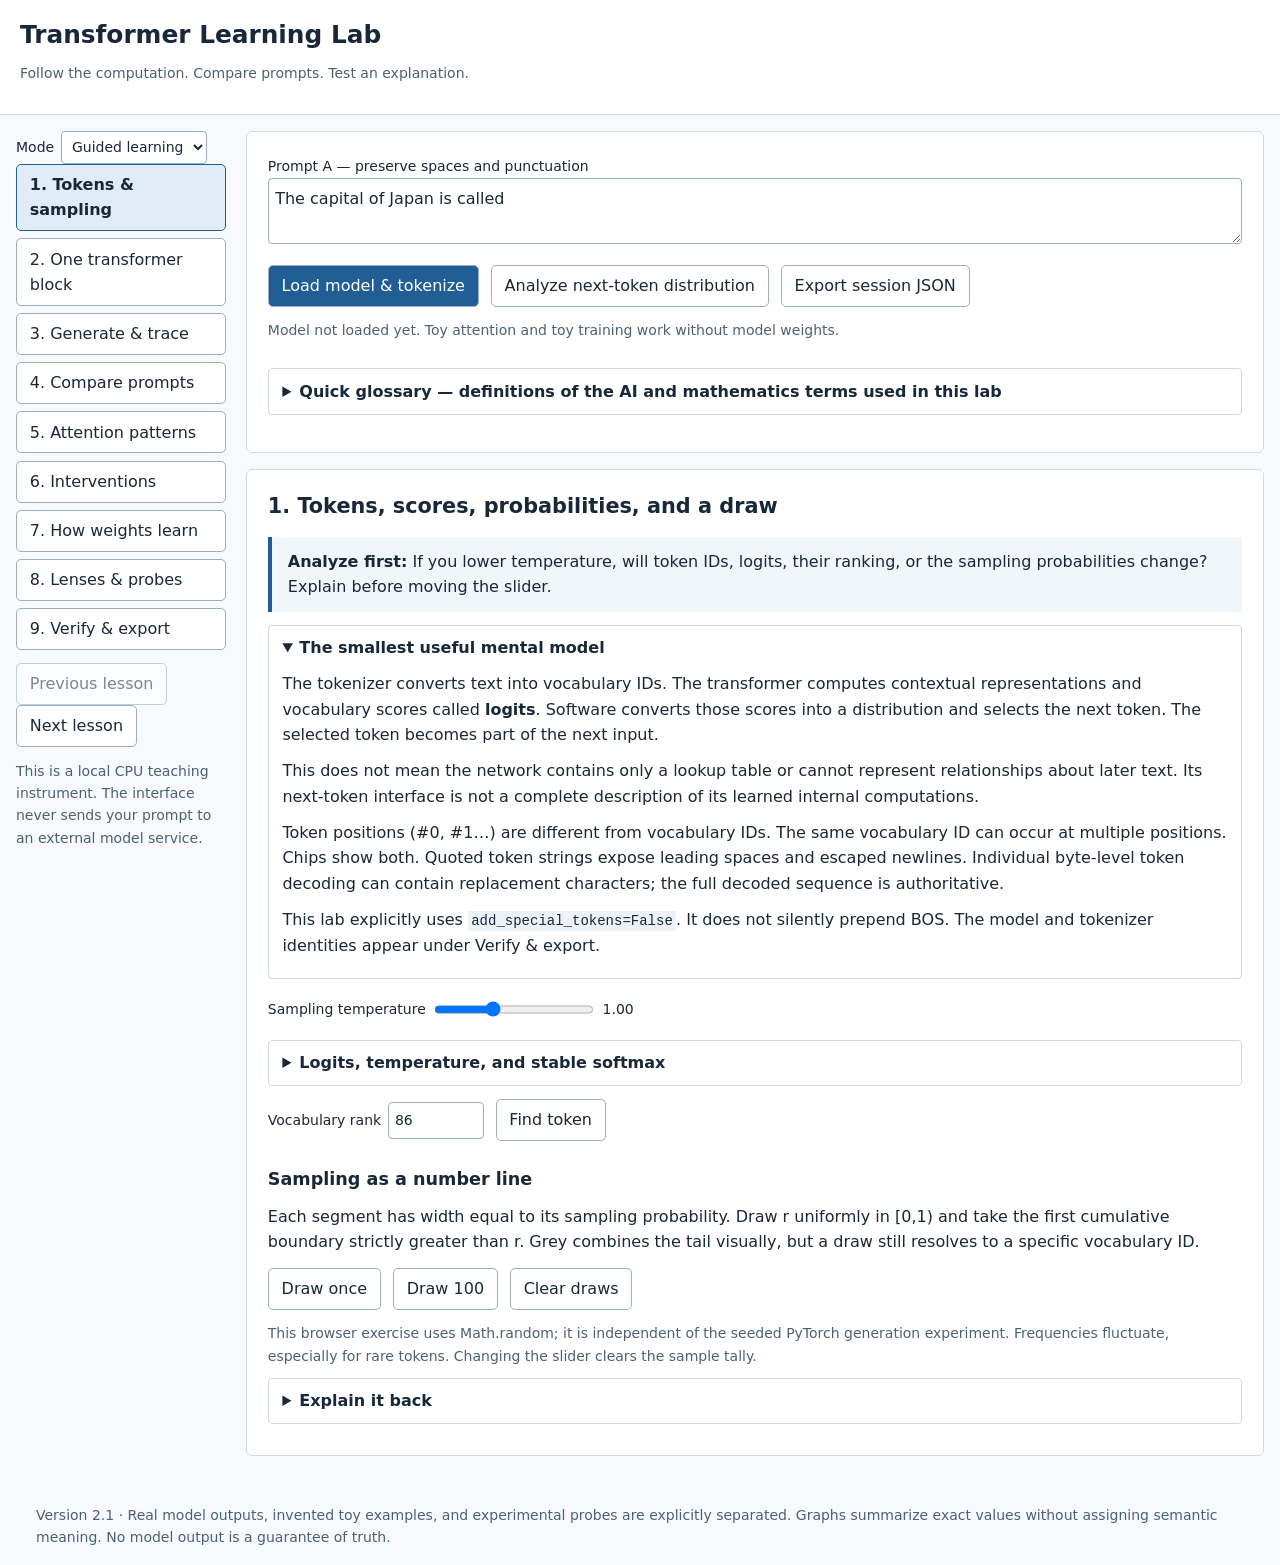
<file: static/index.html>
<!DOCTYPE html>
<html lang="en"><head><meta charset="UTF-8"><meta name="viewport" content="width=device-width,initial-scale=1">
<title>Transformer Learning Lab — SmolLM2</title><link rel="stylesheet" href="style.css">
<script defer src="math.js"></script><script defer src="app.js"></script></head>
<body class="guided">
<header><h1>Transformer Learning Lab</h1><p class="subtitle">Follow the computation. Compare prompts. Test an explanation.</p></header>
<div class="shell"><aside><label>Mode <select id="mode"><option value="guided">Guided learning</option><option value="explorer">Explorer</option></select></label>
<nav aria-label="Learning sections" id="navigation">
<button data-tab="sampling" aria-current="page">1. Tokens &amp; sampling</button><button data-tab="block">2. One transformer block</button>
<button data-tab="generation">3. Generate &amp; trace</button><button data-tab="comparison">4. Compare prompts</button>
<button data-tab="attention">5. Attention patterns</button><button data-tab="interventions">6. Interventions</button>
<button data-tab="training">7. How weights learn</button><button data-tab="lenses">8. Lenses &amp; probes</button>
<button data-tab="verification">9. Verify &amp; export</button></nav>
<div class="controls guided-only"><button id="previous">Previous lesson</button><button id="next">Next lesson</button></div>
<p class="hint">This is a local CPU teaching instrument. The interface never sends your prompt to an external model service.</p></aside>
<main class="workspace"><section class="prompt-card" aria-label="Prompt and model">
<label for="prompt">Prompt A — preserve spaces and punctuation</label><textarea id="prompt" rows="2">The capital of Japan is called</textarea>
<div class="controls"><button id="load-model" class="primary" data-model>Load model &amp; tokenize</button><button id="predict" data-model>Analyze next-token distribution</button><button id="export-session">Export session JSON</button></div>
<p id="model-status" class="hint" role="status">Model not loaded yet. Toy attention and toy training work without model weights.</p>
<div id="tokens" class="tokens"></div><div id="stale" class="caution" hidden>Prompt edited. Earlier results are retained below with their original prompt and run ID; they are not results for the current text.</div>
<details class="glossary"><summary>Quick glossary — definitions of the AI and mathematics terms used in this lab</summary>
<p class="hint">Terms are defined here once so later sections can stay readable. Open this glossary whenever an unfamiliar term appears.</p><dl class="glossary-grid">
<div><dt>Artificial intelligence (AI)</dt><dd>A broad label for computer systems designed to perform tasks associated with intelligent behavior; it does not imply consciousness.</dd></div>
<div><dt>Large language model (LLM)</dt><dd>A neural network trained on many token sequences to model which tokens are likely in context. “Large” is relative; this teaching model has about 135 million parameters.</dd></div>
<div><dt>Model</dt><dd>The parameterized mathematical function used for prediction. A <em>checkpoint</em> is a saved set of its configuration and learned parameter values.</dd></div>
<div><dt>Transformer</dt><dd>A neural-network architecture built from repeated attention and feed-forward computations, with residual connections and normalization.</dd></div>
<div><dt>Token</dt><dd>A vocabulary unit processed by the model. It may be a word, part of a word, punctuation, whitespace, or bytes—not necessarily a whole word.</dd></div>
<div><dt>Tokenizer / vocabulary / token ID</dt><dd>The tokenizer converts text to vocabulary entries; the vocabulary is the fixed set of entries; a token ID is an entry’s integer index.</dd></div>
<div><dt>Embedding / unembedding</dt><dd>An embedding maps a token ID to a vector. The unembedding maps the final representation to one logit per vocabulary entry; this model ties those weights.</dd></div>
<div><dt>Parameter or weight</dt><dd>A learned numeric value stored in the model. Parameters remain fixed during this lab’s inference experiments unless a toy lesson explicitly demonstrates training.</dd></div>
<div><dt>Activation</dt><dd>A temporary numeric value computed from a particular input. Activations change with the prompt even though the model’s weights do not.</dd></div>
<div><dt>Residual stream</dt><dd>The evolving vector at each token position to which attention and MLP outputs are added through residual connections.</dd></div>
<div><dt>Layer or block</dt><dd>One repeated transformer stage. In this lab, “block” avoids confusing a complete stage with its smaller sublayers.</dd></div>
<div><dt>Vector / matrix</dt><dd>A vector is an ordered list of numbers. A matrix is a rectangular array of numbers; multiplying vectors and matrices mixes and transforms coordinates.</dd></div>
<div><dt>Dimension / coordinate / shape</dt><dd>A coordinate is one numbered component of a vector; dimension is the number of components. Shape lists an array’s axis sizes, such as [6, 64].</dd></div>
<div><dt>L2 norm</dt><dd>The Euclidean magnitude √Σx². It summarizes overall size but does not by itself reveal meaning, usefulness, or importance.</dd></div>
<div><dt>Dot product / cosine similarity</dt><dd>A dot product sums coordinatewise products. Cosine similarity divides a dot product by both vector norms to compare direction rather than magnitude.</dd></div>
<div><dt>Logit</dt><dd>An unnormalized vocabulary score. Logit differences determine probability ratios after softmax; a logit is not itself a probability.</dd></div>
<div><dt>Softmax / probability distribution</dt><dd>Softmax converts logits into nonnegative values that sum to one. The resulting distribution assigns a next-token probability to every vocabulary entry.</dd></div>
<div><dt>Temperature</dt><dd>A sampling control applied to logits before softmax. Lower positive values concentrate probability on high-logit tokens; higher values flatten it. T=0 means greedy selection here.</dd></div>
<div><dt>Sampling</dt><dd>Selecting a token using the probability distribution. A lower-ranked token can be selected; sampling is not the same as always taking the largest probability.</dd></div>
<div><dt>Entropy</dt><dd>A measure of distributional uncertainty or spread, reported here in nats. It is not a measure of factual truth.</dd></div>
<div><dt>Forward pass / inference</dt><dd>A forward pass computes outputs from inputs using fixed weights. Inference uses such passes to predict or generate without updating the weights.</dd></div>
<div><dt>Attention</dt><dd>A weighted mixing operation: each query position scores allowed key positions and uses normalized weights to combine their value vectors.</dd></div>
<div><dt>Query, key, and value (Q/K/V)</dt><dd>Projected vectors used by attention. Query–key scores set mixing weights; those weights combine value vectors.</dd></div>
<div><dt>Attention head</dt><dd>One parallel Q/K/V attention calculation. Multiple heads produce outputs that are concatenated and projected back into the residual stream.</dd></div>
<div><dt>Causal mask</dt><dd>A restriction that prevents a position from attending to future token positions during next-token prediction.</dd></div>
<div><dt>RoPE</dt><dd>Rotary positional embedding: position-dependent rotations applied to query and key coordinate pairs so attention can use relative-position information.</dd></div>
<div><dt>Grouped-query attention (GQA)</dt><dd>An arrangement in which several query heads share fewer key/value heads, reducing key/value-cache storage.</dd></div>
<div><dt>RMSNorm</dt><dd>Root-mean-square normalization: it rescales a vector using its root mean square and learned per-coordinate weights.</dd></div>
<div><dt>MLP / SiLU</dt><dd>The multilayer perceptron is each block’s position-wise feed-forward network. SiLU is its nonlinear activation function in this model.</dd></div>
<div><dt>Random seed / pseudorandom generator</dt><dd>A seed initializes a deterministic number-producing algorithm. It lets the same sampling experiment usually be replayed in the same environment; it does not alter learned knowledge.</dd></div>
<div><dt>KV cache</dt><dd>Stored key and value activations from earlier positions, reused so generation need not recompute the whole prefix at every step.</dd></div>
<div><dt>EOS</dt><dd>End-of-sequence: a special token that may signal generation should stop.</dd></div>
<div><dt>Training / loss / gradient / optimizer</dt><dd>Training updates weights. Loss measures prediction error; a gradient gives local loss sensitivity; an optimizer uses gradients to choose updates.</dd></div>
<div><dt>Perplexity</dt><dd>exp(mean next-token loss). Lower values mean the evaluated sequence was less surprising to the model; perplexity is not truth or quality.</dd></div>
<div><dt>Intervention / no-op control</dt><dd>An intervention deliberately changes a computation to measure consequences. A no-op control follows the same machinery while making no effective change.</dd></div>
<div><dt>TV, JS, and KL divergence</dt><dd>Numerical measures of distributional difference. TV is total variation distance; JS is symmetric and bounded; KL is directional and can be unbounded.</dd></div>
<div><dt>Logit lens / probe</dt><dd>A logit lens reads intermediate states through an output mapping. A probe is a fitted measurement model; neither is a transcript of the model’s reasoning.</dd></div>
<div><dt>Jacobian / JVP / finite difference</dt><dd>A Jacobian collects local derivatives. A Jacobian-vector product (JVP) measures change along one direction; a finite difference checks it using small perturbations.</dd></div>
</dl></details>
<div id="error" class="error" role="alert"></div></section>
<div class="panels">
<section class="panel" id="sampling"><h2>1. Tokens, scores, probabilities, and a draw</h2>
<div class="lesson guided-only"><strong>Analyze first:</strong> If you lower temperature, will token IDs, logits, their ranking, or the sampling probabilities change? Explain before moving the slider.</div>
<details open><summary>The smallest useful mental model</summary><p>The tokenizer converts text into vocabulary IDs. The transformer computes contextual representations and vocabulary scores called <strong>logits</strong>. Software converts those scores into a distribution and selects the next token. The selected token becomes part of the next input.</p>
<p>This does not mean the network contains only a lookup table or cannot represent relationships about later text. Its next-token interface is not a complete description of its learned internal computations.</p>
<p>Token positions (#0, #1…) are different from vocabulary IDs. The same vocabulary ID can occur at multiple positions. Chips show both. Quoted token strings expose leading spaces and escaped newlines. Individual byte-level token decoding can contain replacement characters; the full decoded sequence is authoritative.</p>
<p>This lab explicitly uses <code>add_special_tokens=False</code>. It does not silently prepend BOS. The model and tokenizer identities appear under Verify &amp; export.</p></details>
<div class="controls"><label>Sampling temperature <input id="temperature" type="range" min="0" max="3" value="1" step="0.05"><output id="temperature-value">1.00</output></label></div>
<details><summary>Logits, temperature, and stable softmax</summary><pre>For T &gt; 0: pᵢ = exp((zᵢ − max(z))/T) / Σⱼ exp((zⱼ − max(z))/T)
For T = 0: choose the first maximum logit (greedy tie-break by ID)</pre><p>Subtracting the maximum prevents overflow without changing the distribution. Positive temperature preserves the ordering of the logits. It changes sampling, not the forward-pass computation. T=0 is a separate operation, not division by zero.</p><p>The model probability column always uses T=1. The sampling column uses the current slider. Probabilities use the <em>entire vocabulary</em>, not a renormalized top-ten list. A high token probability is not a probability that a statement is true. A displayed zero can be a rounding or numerical-underflow effect.</p></details>
<div id="distribution" class="result"></div><div class="controls"><label>Vocabulary rank <input id="rank" type="number" min="1" value="86"></label><button id="find-rank" data-model>Find token</button></div><div id="rank-result"></div>
<h3>Sampling as a number line</h3><p>Each segment has width equal to its sampling probability. Draw r uniformly in [0,1) and take the first cumulative boundary strictly greater than r. Grey combines the tail visually, but a draw still resolves to a specific vocabulary ID.</p>
<div id="number-line"></div><div class="controls"><button id="dart">Draw once</button><button id="dart100">Draw 100</button><button id="clear-darts">Clear draws</button></div><div id="dart-result"></div>
<p class="hint">This browser exercise uses Math.random; it is independent of the seeded PyTorch generation experiment. Frequencies fluctuate, especially for rare tokens. Changing the slider clears the sample tally.</p>
<details><summary>Explain it back</summary><p>Explain why a token ranked second can be selected, why lowering T does not rerun attention, and why a partial token such as “Os” does not commit the model to finishing “Osaka.”</p></details>
</section>
<section class="panel" id="block" hidden><h2>2. Follow one position through one block</h2>
<div class="lesson guided-only">First run the invented two-dimensional example. Then inspect the real block. Each displayed vector has its full values available; its norm is a magnitude, not a measure of knowledge.</div>
<div class="controls"><button id="toy-attention">Run hand-checkable toy attention</button></div><div id="toy-attention-result"></div>
<details open><summary>The operations, in order</summary><ol><li>Normalize the incoming residual vector using RMSNorm.</li><li>Project the full normalized vector into queries, keys, and values. A head is a slice of the <em>projected</em> output; it is not limited to a disjoint slice of the original input.</li><li>Apply RoPE position-dependent rotations to queries and keys.</li><li>Dot queries with keys, divide by the square root of head dimension, apply the causal mask, and softmax.</li><li>Use those weights to sum value vectors. Project the head outputs back to the residual width and add the attention write.</li><li>Normalize again, run the gated MLP, and add its write.</li></ol>
<pre>h_after_attention = h_in + attention_write
h_out = h_after_attention + MLP(RMSNorm(h_after_attention))</pre><p>An addition can cancel existing components. The original embedding remains a term in an algebraic expansion, not a guarantee of separately recoverable meaning. RMSNorm includes learned per-coordinate scaling; it is not merely a cosmetic display rescaling.</p></details>
<div class="controls"><label>Block <input id="inspect-layer" type="number" min="1" value="1"></label><label>Query head <input id="inspect-head" type="number" min="1" value="1"></label><label>Query position (blank = last) <input id="inspect-position" type="number" min="0"></label><label>Output token ID (blank = top) <input id="inspect-target" type="number" min="0"></label><button id="inspect" class="primary" data-model>Inspect actual computation</button></div>
<p class="hint">Maximum 64 tokens; longer prompts are rejected, never silently shortened. Block/head labels are 1-based; positions and vector coordinates are 0-based.</p>
<div id="inspection" class="result"></div>
<details><summary>Why the MLP matters</summary><p>The MLP transforms each position using its current contextual representation. This model projects 576 values into two 1,536-value branches. One branch passes through SiLU; the branches multiply elementwise; a down-projection returns 576 values.</p><pre>g = W_gate x; u = W_up x
m = W_down (SiLU(g) ⊙ u)</pre><p>For SmolLM2-135M, these MLP matrices contain 79,626,240 parameters, about 59.2% of the total. That is a parameter-count calculation, not a measure of where “intelligence” resides. SiLU is not a probability gate constrained to [0,1].</p></details>
<details><summary>Unembedding: magnitude and angle both matter</summary><p>The final raw state goes through final RMSNorm once, then the output matrix produces vocabulary logits. With tied weights, this matrix shares parameters with the embedding table.</p><pre>logit(token) = h_normalized · w_token
= ||h_normalized|| × ||w_token|| × cos(angle)</pre><p>Dot products are not cosine similarity alone. Weight sharing does not guarantee that an embedding reads out its own token with probability near 100%. Greedy selection chooses the largest logit; sampling need not.</p></details>
<details><summary>Explain it back</summary><p>What changes when a query position gives an earlier position more attention? Distinguish the scalar weight, the earlier position’s contextual value vector, the projected write, and the final output probability.</p></details>
</section>
<section class="panel" id="generation" hidden><h2>3. Generate and inspect every step</h2>
<div class="lesson guided-only">Before running twice, predict when the two runs must have the same distribution and when their distributions may differ.</div>
<div class="controls"><label>Tokens <input id="n-tokens" type="number" min="1" max="64" value="12"></label><label>Runs <input id="runs" type="number" min="1" max="5" value="2"></label><label>Base seed <input id="seed" type="number" min="0" value="42"></label><label><input id="use-cache" type="checkbox"> Use KV cache</label><label><input id="stop-eos" type="checkbox" checked> Stop at EOS</label><button id="generate" class="primary" data-model>Generate at current temperature</button></div>
<p id="generation-temp" class="hint">Generation uses the sampling temperature in section 1. Existing results retain the temperature actually used.</p>
<details open><summary>What the random seed controls—and what it does not</summary>
<p>A <strong>random seed</strong> is the starting integer for a <strong>pseudorandom number generator</strong>: an algorithm that produces a repeatable sequence of number-like draws. During sampling, each draw selects from the current next-token probability distribution. The seed controls that sequence of draws; it does <strong>not</strong> change the prompt, model weights, logits for an identical prefix, or what the model learned.</p>
<p>With base seed 42, this lab uses effective seed 42 for run 1, 43 for run 2, and so on. Repeating the same prompt, temperature, settings, and base seed in the same software environment should replay the same token IDs. If you leave the seed blank, the server creates a fresh base seed and records it in the result so the experiment can be repeated.</p>
<p>Different seeds are not “more” or “less” random, and nearby seed numbers do not produce meaningfully similar text. Two seeds can still select the same token—especially when one token has most of the probability. Their outputs remain identical until a sampled token differs. After that divergence, the prefixes differ, so later logits as well as later draws may differ.</p>
<p>At T=0, the lab chooses the largest logit directly, so it makes no random draw and the seed has no effect. At T&gt;0, a seed improves repeatability but does not guarantee identical results across different PyTorch versions, model revisions, devices, or numerical implementations.</p>
</details>
<details open><summary>Weights, activations, cache, and context are different</summary><p><strong>Weights</strong> are learned parameters. <strong>Activations</strong> are computed for the input. A <strong>KV cache</strong> retains prior keys and values during generation. <strong>Conversation history</strong> is text supplied to the model. None of these is interchangeable.</p>
<p>Without a cache, this lab reprocesses the whole prefix at each step. With a cache, it processes the prompt once and then only the new token’s representation, attending to cached prior keys and values. Cached and uncached paths should agree within numerical tolerance.</p>
<p>The same prefix has the same logits under deterministic settings. After runs choose different tokens, their prefixes differ, so subsequent logits may differ. Equal-length inputs use the same dense architecture; token length, cache state, and output budget change the work. Generated tokens are appended; this loop does not revise earlier token IDs.</p>
<p>Run r uses base_seed + r (r starts at zero), so repeated requests replay the same set of runs, while runs inside one request use distinct random streams.</p></details>
<div id="generation-result" class="result"></div>
<details><summary>Explain it back</summary><p>Why can Tokyo have 36% model probability but 99% sampling probability? Why can two runs with different continuations no longer share all their later distributions? Which values does caching retain?</p></details>
</section>
<section class="panel" id="comparison" hidden><h2>4. Controlled A/B prompt comparison</h2>
<div class="lesson guided-only">Change one thing and write a prediction before comparing. Check whether the token count and segmentation also changed.</div>
<label for="prompt-b">Prompt B</label><textarea id="prompt-b" rows="3">The capital of France is called</textarea>
<div class="controls"><label>Example <select id="comparison-example"><option value="country">Country substitution</option><option value="fiction">Fictional context</option><option value="order">Word order</option><option value="space">Leading space</option><option value="distractor">Distractor</option></select></label><button id="set-example">Use example pair</button></div>
<div class="controls"><label>Selected vocabulary IDs (comma-separated) <input id="compare-targets" placeholder="optional"></label><label>Block <input id="compare-layer" type="number" min="1" value="30"></label><label>Head <input id="compare-head" type="number" min="1" value="1"></label><button id="compare" class="primary" data-model>Compare A and B at T=1</button></div>
<p>These are full-vocabulary probabilities at T=1; the sampling slider does not change this experiment. The two attention rows retain separate token axes. A norm or cosine change alone does not identify a semantic mechanism.</p><div id="comparison-result" class="result"></div>
<details><summary>Explain it back</summary><p>Which change did you intend to test? What else changed? What evidence would distinguish a tokenization effect from the interpretation you proposed?</p></details>
</section>
<section class="panel" id="attention" hidden><h2>5. Attention patterns and the uniform reference</h2>
<div class="lesson guided-only">Choose an individual head before interpreting a mean. A bright cell is a measured weight, not by itself evidence that the corresponding original word caused the answer.</div>
<div class="controls"><button id="load-attention" data-model>Load all attention grids</button><label>Block <select id="attn-layer"></select></label><label>Head view <select id="attn-head"><option value="mean">Mean of heads</option><option value="max">Maximum envelope</option></select></label><label>Scale <select id="attn-scale"><option value="raw">Raw probability (%)</option><option value="ratio">Multiple of uniform</option></select></label></div>
<details open><summary>What the axes and aggregation mean</summary><p>Rows are query positions; columns are key/value positions. At later layers, those positions contain contextual representations, not isolated original-word meanings. The grey upper triangle is causally masked.</p><p>An individual head’s raw row sums to one. A mean of heads also sums to one. A cellwise maximum is an envelope from potentially different heads and is <strong>not</strong> a probability distribution. Its cells do not have a universal “4× noise / 5× real” threshold.</p><p>For row i (0-based), the uniform reference is 1/(i+1). The × uniform display divides by that reference; it does not alter the model or perform an experimental intervention. Raw probabilities and reference ratios must not be confused.</p><p>Grouped-query attention shares key/value projections between groups of query heads. Here, 9 query heads use 3 KV heads. Sharing reduces the cache size; it also constrains the architecture. Its practical effect cannot be declared negligible solely because a prompt is short.</p></details>
<div id="attention-result" class="result"></div><p id="cell-detail" role="status"></p>
<h3>Bottom-row profile across layers</h3><p class="hint">Position 0, self-position, and the largest other weight. “Other” does not mean semantic importance. Compare raw percentages across prompt lengths; reference multiples have length-dependent ceilings. Zero values are shown as gaps on the logarithmic graph, with exact numbers in the table.</p>
<div id="sink-profile"></div><div id="sink-table"></div>
<details><summary>What the attention-sink research establishes</summary><p>Some models allocate unusually large attention to early positions. One research-supported account is that sinks reduce harmful over-mixing. This is not a demonstrated explanation for every bright cell in this model.</p>
<p>Barbero et al. report Gemma 7B’s 4,096-context RULER score falling from 82.57 to 0.00 after removing BOS. StreamingLLM reports Llama-2-13B perplexities of 5158.07, 5.40, and 5.60 for the stated cache variants on a roughly 65,000-token PG-19 book. Those are external experiments, not results from your prompt. <a href="https://arxiv.org/html/2504.02732v4" target="_blank" rel="noreferrer">Barbero et al.</a>; <a href="https://arxiv.org/html/2309.17453v4" target="_blank" rel="noreferrer">StreamingLLM</a>.</p><p>The first column and diagonal may carry useful content as well as positional effects. Do not automatically exclude them as “only plumbing.” Inspect value contributions and test an explicit intervention.</p></details>
</section>
<section class="panel" id="interventions" hidden><h2>6. Intervene, then measure what changed</h2>
<div class="lesson guided-only">Choose a target and contrasting token. Predict the direction of the change before removing a head.</div>
<div class="controls"><label>Block <input id="ko-layer" type="number" min="1" value="30"></label><label>Positions <select id="ko-scope"><option value="last">Last position only</option><option value="all">All prompt positions</option></select></label><label>Intervention <select id="ko-kind"><option value="zero">Zero head output</option><option value="uniform">Uniform attention weights</option></select></label></div>
<div class="controls"><label>Target ID (blank = baseline top) <input id="ko-target" type="number" min="0"></label><label>Contrast ID (blank = next candidate) <input id="ko-contrast" type="number" min="0"></label><button id="intervene" class="primary" data-model>Test every head and all heads</button></div>
<details open><summary>Define the intervention before interpreting it</summary><p><strong>Zero head output:</strong> set that head’s slice of the concatenated weighted-value output to zero immediately before the output projection at the selected block. Model weights are untouched.</p><p><strong>Uniform attention:</strong> replace the head’s weighted-value sum by the arithmetic mean of values over causally allowed positions. This really changes the computation; merely rescaling the heatmap does not. This is an inference-time intervention, not a reproduction of the trained uniform-attention baseline in <a href="https://aclanthology.org/D19-1002.pdf" target="_blank" rel="noreferrer">Wiegreffe and Pinter, §3.2</a>.</p><p>Removing a head removes both content-related and sink-related contributions. It cannot isolate a sink mechanism. Off-distribution interventions and nonlinear interactions limit interpretation. Effects for individual heads need not add to the joint effect. A top token can stay unchanged while its probability changes substantially.</p><pre>TV(p,q) = ½ Σᵥ |pᵥ − qᵥ|       (entire vocabulary, T=1)
Δ probability (pp) = 100 × (p_after(target) − p_before(target))
Δ logit difference = (z_target − z_contrast)_after − (z_target − z_contrast)_before</pre></details>
<div id="intervention-result" class="result"></div>
<details><summary>Explain it back</summary><p>Did the intervention support or suppress your chosen token in this experiment? Can the result tell you what the head is generally “for”? Why is a no-op control necessary?</p></details>
</section>
<section class="panel" id="training" hidden><h2>7. Where the learned weights come from</h2>
<div class="lesson guided-only">Separate computing a loss, differentiating it, and updating weights. They are three different operations.</div>
<details open><summary>Teacher forcing and shifted targets</summary><p>During next-token training, each position is used to predict the following token. The target sequence is shifted by one position. A causal mask prevents a position from reading its target even though many positions can be trained in parallel.</p><pre>position 0 input: The       target: capital
position 1 input: capital   target: of
loss at a position = −ln p(target)
mean loss = sum(losses) / number of supplied targets</pre><p>The exact tokenization may include leading spaces. The live table uses the actual IDs. Its perplexity is exp(mean loss), using natural logarithms. It describes how surprising this text is to the model, not whether the text is true.</p></details>
<div class="controls"><button id="training-trace" data-model>Inspect real shifted-target loss</button></div><div id="training-result" class="result"></div>
<h3>A tiny optimizer step you can check</h3><p>This separate invented 3-class, 2-input classifier displays every weight, probability, gradient, and update. It never trains or changes SmolLM2.</p>
<div class="controls"><label>Steps <input id="training-steps" type="number" min="1" max="50" value="1"></label><label>Learning rate <input id="learning-rate" type="number" min="0.001" max="1" step="0.05" value="0.2"></label><button id="toy-training">Run toy optimizer</button></div><div id="toy-training-result"></div>
<details><summary>Training is not the same as inference or gradient analysis</summary><p>Training uses a loss, gradients, and an optimizer to update weights. Inference uses the learned weights without an optimizer update. Gradient analysis can differentiate a frozen model with respect to activations without training its weights. The Jacobian experiment below does that.</p><p>This lab defaults to the <strong>base</strong> SmolLM2-135M checkpoint. A base model completes text; instruction-tuned models have additional training for following instructions. A chat template is a formatting convention, not that training itself. The default lab does not silently add a chat template. <a href="https://huggingface.co/HuggingFaceTB/SmolLM2-135M" target="_blank" rel="noreferrer">Model card</a>.</p></details>
</section>
<section class="panel" id="lenses" hidden><h2>8. Intermediate readouts and experimental probes</h2>
<div class="caution">Advanced interpretation. Readouts are measurement methods, not transcripts of the model’s thoughts. A poor readout does not prove that useful information is absent.</div>
<details open><summary>Raw logit lens, with explicit final normalization</summary><p>Apply the final normalization and unembedding to each raw stage, asking what this decoder reads from that representation. The table separates embedding, all raw block outputs, and final RMSNorm. The post-normalization row is unembedded without normalizing again.</p><p>The final row must reproduce model logits, but that check alone does not validate earlier readouts. The logit lens incurs extra normalization and vocabulary-projection work; it is not computationally free.</p></details>
<div class="controls"><button id="lenses-run" data-model>Run layer readouts</button></div><div id="lenses-result" class="result"></div>
<details><summary>Optional affine probe — fit on one set, evaluate on another</summary><p>This lab uses ridge regression to predict the remaining residual update with an intercept. It fits final raw states, not labels and not KL loss. It is therefore an <strong>affine final-state regression probe</strong>, not the published KL-trained tuned lens. The <a href="https://github.com/AlignmentResearch/tuned-lens" target="_blank" rel="noreferrer">tuned lens</a> is a related research alternative.</p><pre>predicted_final(h) = h + mean_delta
  + (h − mean_training_h) × centered_training_hᵀ × coefficients</pre><p>All prompts used for calibration and evaluation are visible below. Exact token-sequence overlap is rejected. Reported held-out KL compares the model’s final distribution with the probe, raw logit lens, and constant final-state mean. Lower is better. A small corpus is not a validated general-purpose interpreter; if you tune settings on the held-out set, use a new test set for final evaluation.</p>
<div class="two"><div><label for="probe-train">Calibration prompts — one per line (4–64)</label><textarea id="probe-train" rows="7">The capital of Japan is
The capital of France is
The opposite of hot is
Two plus two equals
Water freezes at
The color of grass is
Once upon a time there was
A dog is an
The largest planet is
An electric circuit contains
The sun rises in the
She opened the door and</textarea></div>
<div><label for="probe-test">Held-out prompts — one per line (2–32)</label><textarea id="probe-test" rows="7">The capital of Italy is
The opposite of wet is
Three plus three equals
The color of a clear sky is
A cat is an
He closed the window and</textarea></div></div>
<div class="controls"><label>Ridge factor <input id="probe-ridge" type="number" min="0.001" max="100" step="0.1" value="1"></label><button id="probe-fit" data-model>Fit &amp; evaluate experimental probe</button></div>
<p class="hint">May take time on CPU. The fit is session-memory only; no legacy pickle is loaded. Export the report for exact prompts, settings, hashes, and measurements; rerun fitting to reproduce the probe.</p><div id="probe-result"></div></details>
<details><summary>Local Jacobian experiment — sensitivity, not J × h prediction</summary><p>A Jacobian is a derivative. The proper local approximation is <code>f(h+εv) ≈ f(h)+εJ(h)v</code>, not generally <code>f(h) ≈ J(h)h</code>.</p><p>Select one coordinate of the last-position residual vector after a block. Hold the earlier positions fixed. Compare an autograd Jacobian-vector product (JVP) with a central finite difference and with the actual perturbed final pre-normalization state. This does not estimate the whole sequence’s Jacobian or prove a global predictor valid.</p>
<div class="controls"><label>After block <input id="jac-layer" type="number" min="1" value="29"></label><label>Coordinate <input id="jac-coordinate" type="number" min="0" value="0"></label><label>Epsilon <input id="jac-epsilon" type="number" min="0.0001" max="1" step="0.01" value="0.01"></label><button id="jacobian-run" data-model>Test local derivative</button></div>
<p class="hint">Try several epsilon values. Too small causes float32 cancellation; too large leaves the local regime. No model weights are updated. This replaces the old unvalidated averaged-Jacobian readout.</p><div id="jacobian-result"></div></details>
</section>
<section class="panel" id="verification" hidden><h2>9. Verify the instrument and keep a record</h2>
<div class="caution">A screenshot, a passing endpoint check, or an AI explanation is not independent verification of an implementation. Run numerical reconstruction checks in your own environment and preserve their reports.</div>
<div class="controls"><button id="verify" class="primary" data-model>Run model-backed checks on prompt A</button><button id="export-verification">Export last verification report</button></div>
<p>Maximum 16 tokens for this full test. It checks every block’s attention and MLP reconstruction, causal masks, final readout, cached/uncached prefixes, no-op intervention, all-head removal, hook restoration, sampling normalization, and seed replay. A pass applies to this prompt and environment, not every possible input or semantic interpretation.</p>
<div id="verification-result" class="result"></div>
<details><summary>Runtime identity and resource accounting</summary><div id="provenance"></div><p>Parameter count, actual tied-weight storage, CPU dtype, configuration and tokenizer hashes, source hashes, software versions, requested/resolved checkpoint revision, and cache bytes per token are recorded. For an exact downloaded checkpoint, rerun with its resolved revision; “main” can change. Hashes of local weights are not computed automatically.</p></details>
<h3>Experiment notebook</h3><p class="hint">Notes remain in this page’s memory until exported. Reloading clears them. Exported prompts and notes may be sensitive; share only what you intend.</p>
<label for="hypothesis">Hypothesis / prediction</label><textarea id="hypothesis" rows="2"></textarea>
<label for="observation">Observation and measured values</label><textarea id="observation" rows="2"></textarea>
<label for="explanation">Mechanism, alternative explanations, and limits</label><textarea id="explanation" rows="3"></textarea>
<div class="controls"><button id="save-note">Add note to session</button><button id="export-notes">Export notes</button></div><p id="note-status" role="status"></p>
<details><summary>Primary references and evidence boundaries</summary><ul class="reference">
<li><a href="https://huggingface.co/HuggingFaceTB/SmolLM2-135M/blob/main/config.json" target="_blank" rel="noreferrer">SmolLM2-135M configuration</a> — checkpoint architecture.</li>
<li><a href="https://huggingface.co/docs/transformers/v4.46.3/en/model_doc/llama" target="_blank" rel="noreferrer">Transformers 4.46.3 Llama documentation</a> — pinned backend interface.</li>
<li><a href="https://arxiv.org/html/1706.03762v7" target="_blank" rel="noreferrer">Attention Is All You Need</a> — attention and transformer foundations; not this exact modern architecture.</li>
<li><a href="https://arxiv.org/abs/2104.09864" target="_blank" rel="noreferrer">RoPE</a>; <a href="https://arxiv.org/abs/2305.13245" target="_blank" rel="noreferrer">GQA</a> — positional rotations and shared KV heads.</li>
<li><a href="https://aclanthology.org/D19-1002.pdf" target="_blank" rel="noreferrer">Attention is not not Explanation</a>; <a href="https://arxiv.org/abs/1902.10186" target="_blank" rel="noreferrer">Attention is not Explanation</a>; <a href="https://aclanthology.org/P19-1282/" target="_blank" rel="noreferrer">Is Attention Interpretable?</a> — related classifier experiments, not direct tests of this checkpoint.</li>
<li><a href="https://huggingface.co/docs/transformers/main/en/cache_explanation" target="_blank" rel="noreferrer">KV caching</a>; <a href="https://docs.pytorch.org/docs/stable/notes/randomness.html" target="_blank" rel="noreferrer">PyTorch reproducibility</a> — runtime behavior and limitations.</li></ul></details>
</section>
</div></main></div><footer>Version 2.1 · Real model outputs, invented toy examples, and experimental probes are explicitly separated. Graphs summarize exact values without assigning semantic meaning. No model output is a guarantee of truth.</footer>
</body></html>
</file>
<file: static/style.css>
:root{color-scheme:light;--ink:#182838;--muted:#4b6174;--blue:#215e96;--line:#cfdae5;--paper:#fff;--wash:#f1f6fb;--gold:#805918;--risk:#a12d2d}
*{box-sizing:border-box}body{font:16px/1.6 system-ui,sans-serif;margin:0;color:var(--ink);background:#f7f9fc}button,input,select,textarea{font:inherit}button,a,input,select,textarea,summary{outline-offset:3px}a{color:var(--blue)}button{cursor:pointer;background:white;color:var(--ink);border:1px solid #97afc5;border-radius:5px;padding:.45rem .8rem}button.primary{background:var(--blue);color:white}button:disabled{opacity:.55;cursor:wait}button:hover:not(:disabled){border-color:#162f47}input,textarea,select{padding:.4rem;border:1px solid #97afc5;border-radius:4px;max-width:100%;color:var(--ink);background:white}textarea{width:100%;resize:vertical}input[type=number]{width:6rem}input[type=range]{width:10rem}label{display:inline-flex;gap:.4rem;align-items:center;font-size:.875rem}header{background:white;border-bottom:1px solid var(--line);padding:1.2rem max(1rem,calc((100vw - 1240px)/2))}h1{font-size:1.55rem;line-height:1.3;margin:0}h2{font-size:1.3rem;margin:0 0 .75rem}h3{font-size:1.1rem;margin:1.5rem 0 .5rem}p{margin:.65rem 0}.subtitle,.hint{color:var(--muted);font-size:.875rem}.shell{max-width:1280px;margin:auto;padding:1rem;display:grid;grid-template-columns:210px minmax(0,1fr);gap:1.25rem}aside{align-self:start;position:sticky;top:1rem}nav{display:flex;flex-direction:column;gap:.45rem}nav button{text-align:left}nav button[aria-current=page]{background:#e0edf9;border-color:var(--blue);font-weight:650}.workspace{min-width:0}.prompt-card,.panel{background:var(--paper);padding:1.3rem;border:1px solid var(--line);border-radius:6px;margin-bottom:1rem}.controls{display:flex;flex-wrap:wrap;align-items:center;gap:.75rem;margin:.8rem 0}.panels .panel[hidden]{display:none}.notice,.caution,.lesson{padding:.75rem 1rem;margin:.8rem 0;border-left:4px solid var(--blue);background:var(--wash)}.caution{border-color:#ad792d;background:#fff8eb}.error{color:var(--risk);white-space:pre-wrap}.stamp{font-size:.8rem;overflow-wrap:anywhere;color:var(--muted);border-bottom:1px solid var(--line);padding:.6rem 0}.stale{border:2px solid #c4872d;padding:.6rem}.tokens{display:flex;flex-wrap:wrap;gap:.35rem;margin:.6rem 0}.token{border:1px solid var(--line);border-radius:4px;padding:.25rem .45rem;font-family:ui-monospace,monospace;font-size:.875rem;background:#f8fbfe}.token small{display:block;font:12px/1.4 system-ui,sans-serif;color:var(--muted)}details{border:1px solid var(--line);border-radius:4px;padding:.6rem .85rem;margin:.6rem 0}summary{font-weight:600;cursor:pointer}details details{background:white}code,pre{font-family:ui-monospace,Consolas,monospace;font-size:.875rem}code{background:#edf2f8;padding:.1rem .2rem}pre{background:#edf2f8;padding:.8rem;overflow:auto;max-height:28rem;line-height:1.5}.table-wrap{overflow-x:auto;max-width:100%;margin:.7rem 0}table{width:100%;border-collapse:collapse;font-size:.875rem}th,td{padding:.4rem .55rem;text-align:left;border-bottom:1px solid var(--line);vertical-align:top}th{font-weight:650;background:#f2f6fa}td.number{font-family:ui-monospace,monospace;text-align:right}caption{text-align:left;font-weight:600;padding:.35rem 0}.pass{color:#236346;font-weight:650}.fail{color:var(--risk);font-weight:650}.bar{display:block;height:.55rem;background:#377cba;min-width:0}.number-line{display:flex;overflow:hidden;width:100%;height:2.5rem;border:1px solid var(--line);margin-top:.6rem}.segment{overflow:hidden;white-space:nowrap;text-align:center;color:white;font-size:12px;line-height:2.5rem;flex-shrink:0}.matrix{width:auto}.matrix td{padding:0;border:1px solid white}.matrix td button{padding:.3rem;min-width:3.4rem;border:0;border-radius:0;background:transparent;font:12px/1.4 ui-monospace,monospace;color:inherit}.matrix .masked{background:repeating-linear-gradient(45deg,#e2e6ea 0 4px,#f5f6f7 4px 8px);text-align:center;color:#5d6872}.matrix th{font:12px/1.4 ui-monospace,monospace;white-space:nowrap}.two{display:grid;grid-template-columns:repeat(2,minmax(0,1fr));gap:1rem}.check-list{max-height:25rem;overflow:auto}.chart{width:100%;height:auto}.chart text{font:13px system-ui,sans-serif;fill:#405669}.legend{display:flex;flex-wrap:wrap;gap:1rem;font-size:.875rem}.swatch{display:inline-block;width:1rem;height:.25rem;vertical-align:middle;margin-right:.3rem}.step{border-left:3px solid #799fbe;margin:.8rem 0;padding:.5rem .85rem;background:#f8fafd}.selected{background:#e4f3ea}footer{max-width:1240px;margin:auto;padding:1rem;color:var(--muted);font-size:.875rem}.busy::after{content:' Working…';font-weight:normal}.guided-only{display:none}body.guided .guided-only{display:block}.reference li{margin:.3rem 0}.mini{font-size:.8rem}.result:empty{display:none}.vector .table-wrap{max-height:22rem;overflow:auto}.guide-check{width:100%;min-height:4rem}
@media(max-width:800px){.shell{grid-template-columns:1fr}.two{grid-template-columns:1fr}aside{position:static}nav{flex-direction:row;overflow:auto;padding-bottom:.3rem}nav button{flex:0 0 auto}.panel,.prompt-card{padding:1rem}.controls{gap:.55rem}header{padding:1rem}}
.table-scroll{overflow-x:auto;max-width:100%;margin:.7rem 0}.legend i{display:inline-block;width:1rem;height:.65rem;vertical-align:middle;margin-right:.35rem}.number-line>span{display:block;flex-shrink:0}#sink-profile svg{width:100%;height:auto}#sink-profile svg text{font:12px system-ui,sans-serif;fill:#405669}body[aria-busy=true] #model-status::after{content:' · Working…';font-weight:700;color:#215e96}
.glossary{margin:1rem 0}.glossary-grid{display:grid;grid-template-columns:repeat(2,minmax(0,1fr));gap:.75rem;margin:.75rem 0}.glossary-grid>div{border-left:3px solid #9ab5ce;background:#f7fafe;padding:.55rem .7rem}.glossary-grid dt{font-weight:700}.glossary-grid dd{margin:.15rem 0 0;color:#3f566b;font-size:.875rem}.numeric-chart{margin:.7rem 0;padding:.65rem;border:1px solid var(--line);border-radius:4px;background:#fbfdff;min-width:0}.numeric-chart figcaption{font-weight:650;margin-bottom:.25rem}.numeric-chart svg{display:block;width:100%;height:auto;max-height:19rem}.numeric-chart svg text{font:12px system-ui,sans-serif;fill:#405669}.chart-grid{display:grid;grid-template-columns:minmax(0,1.6fr) minmax(260px,1fr);gap:.75rem}.chart-stats,.chart-note{color:var(--muted);font-size:.8rem}.range-mark{stroke:#8294a4;stroke-width:1}.mean-mark{stroke:#215e96;stroke-width:2}.zero-line{stroke:#596d7e;stroke-width:1}.hist-bar{fill:#377cba}.negative-swatch{background:#b35400}.positive-swatch{background:#215e96}.raw-values{background:white}.numeric-field{background:#f8fbfe}.numeric-field>summary{font-family:ui-monospace,Consolas,monospace}.vector>summary{font-family:ui-monospace,Consolas,monospace}
@media(max-width:950px){.chart-grid,.glossary-grid{grid-template-columns:1fr}}
@media print{body{background:white}header,aside,.prompt-card,.controls,button{display:none}.shell{display:block}.panels .panel[hidden]{display:block}.panel{break-before:page}details{break-inside:avoid}pre{max-height:none;white-space:pre-wrap}}
</file>
